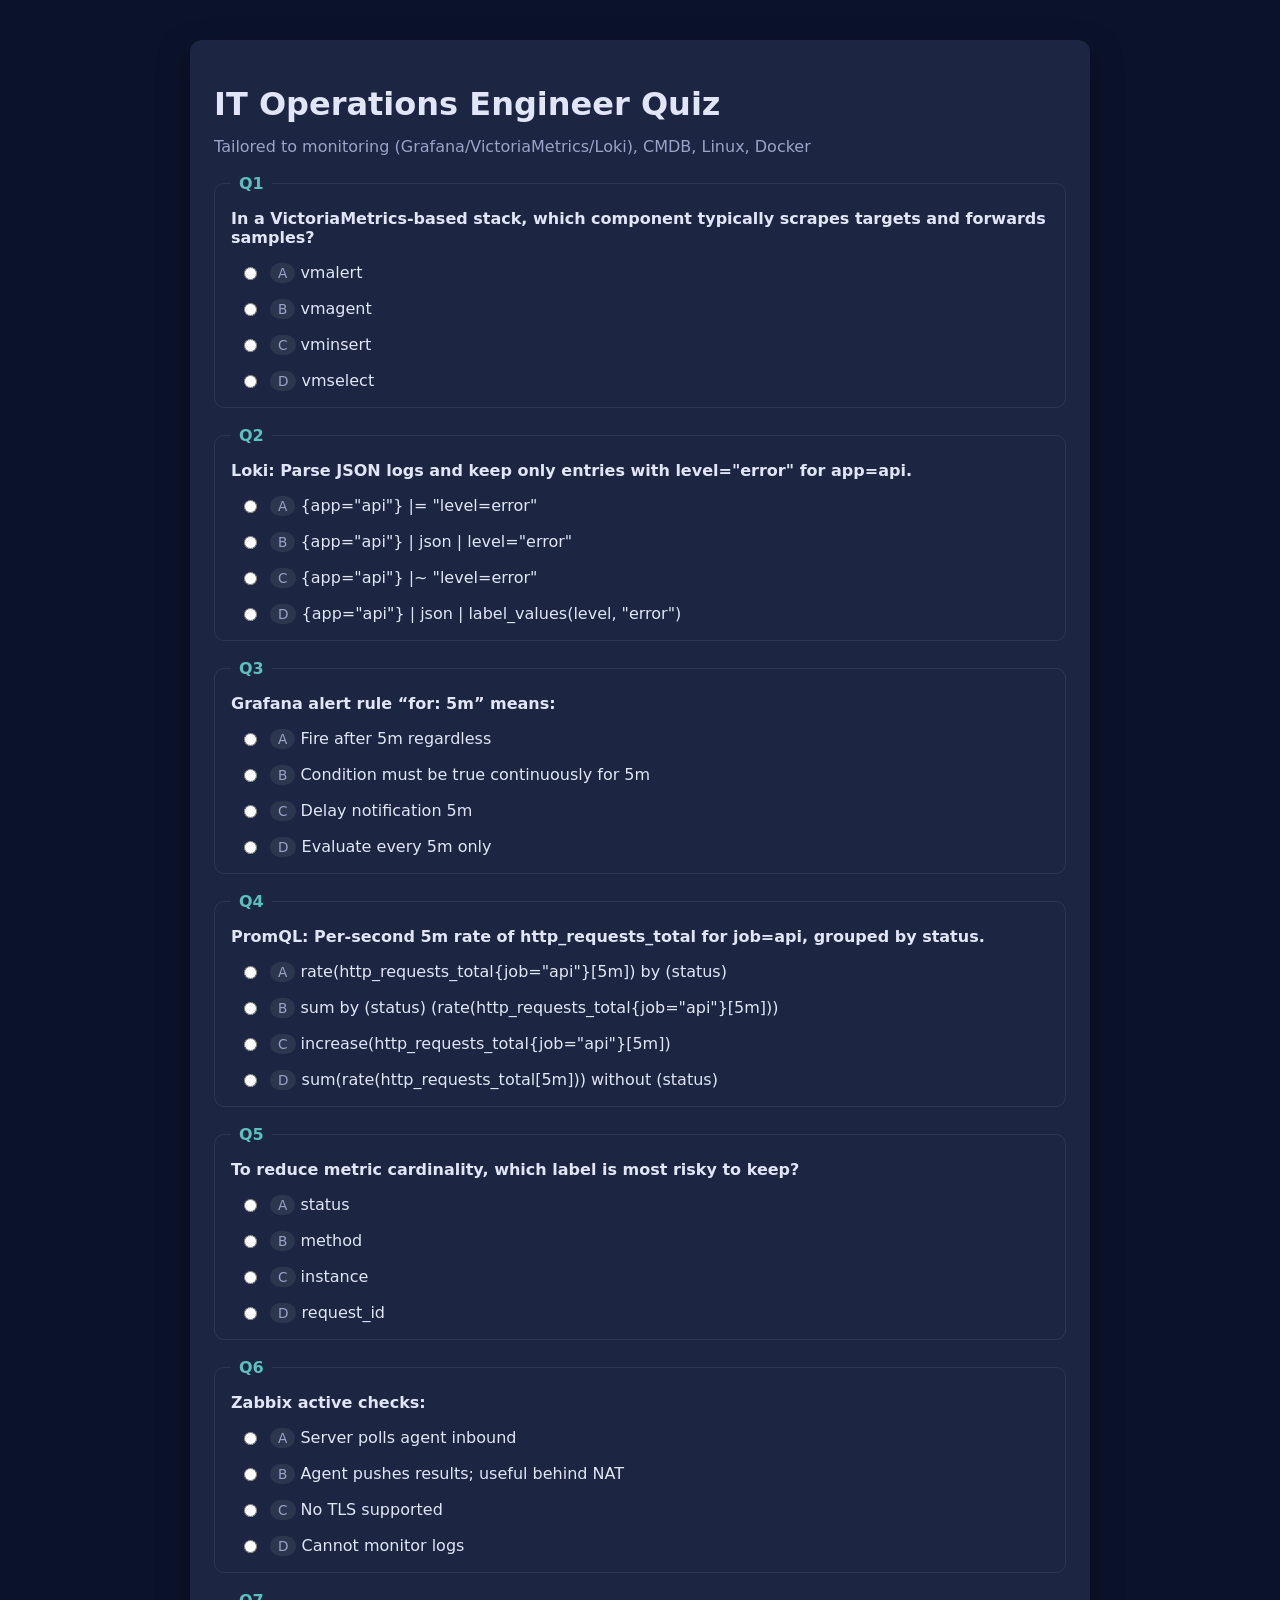
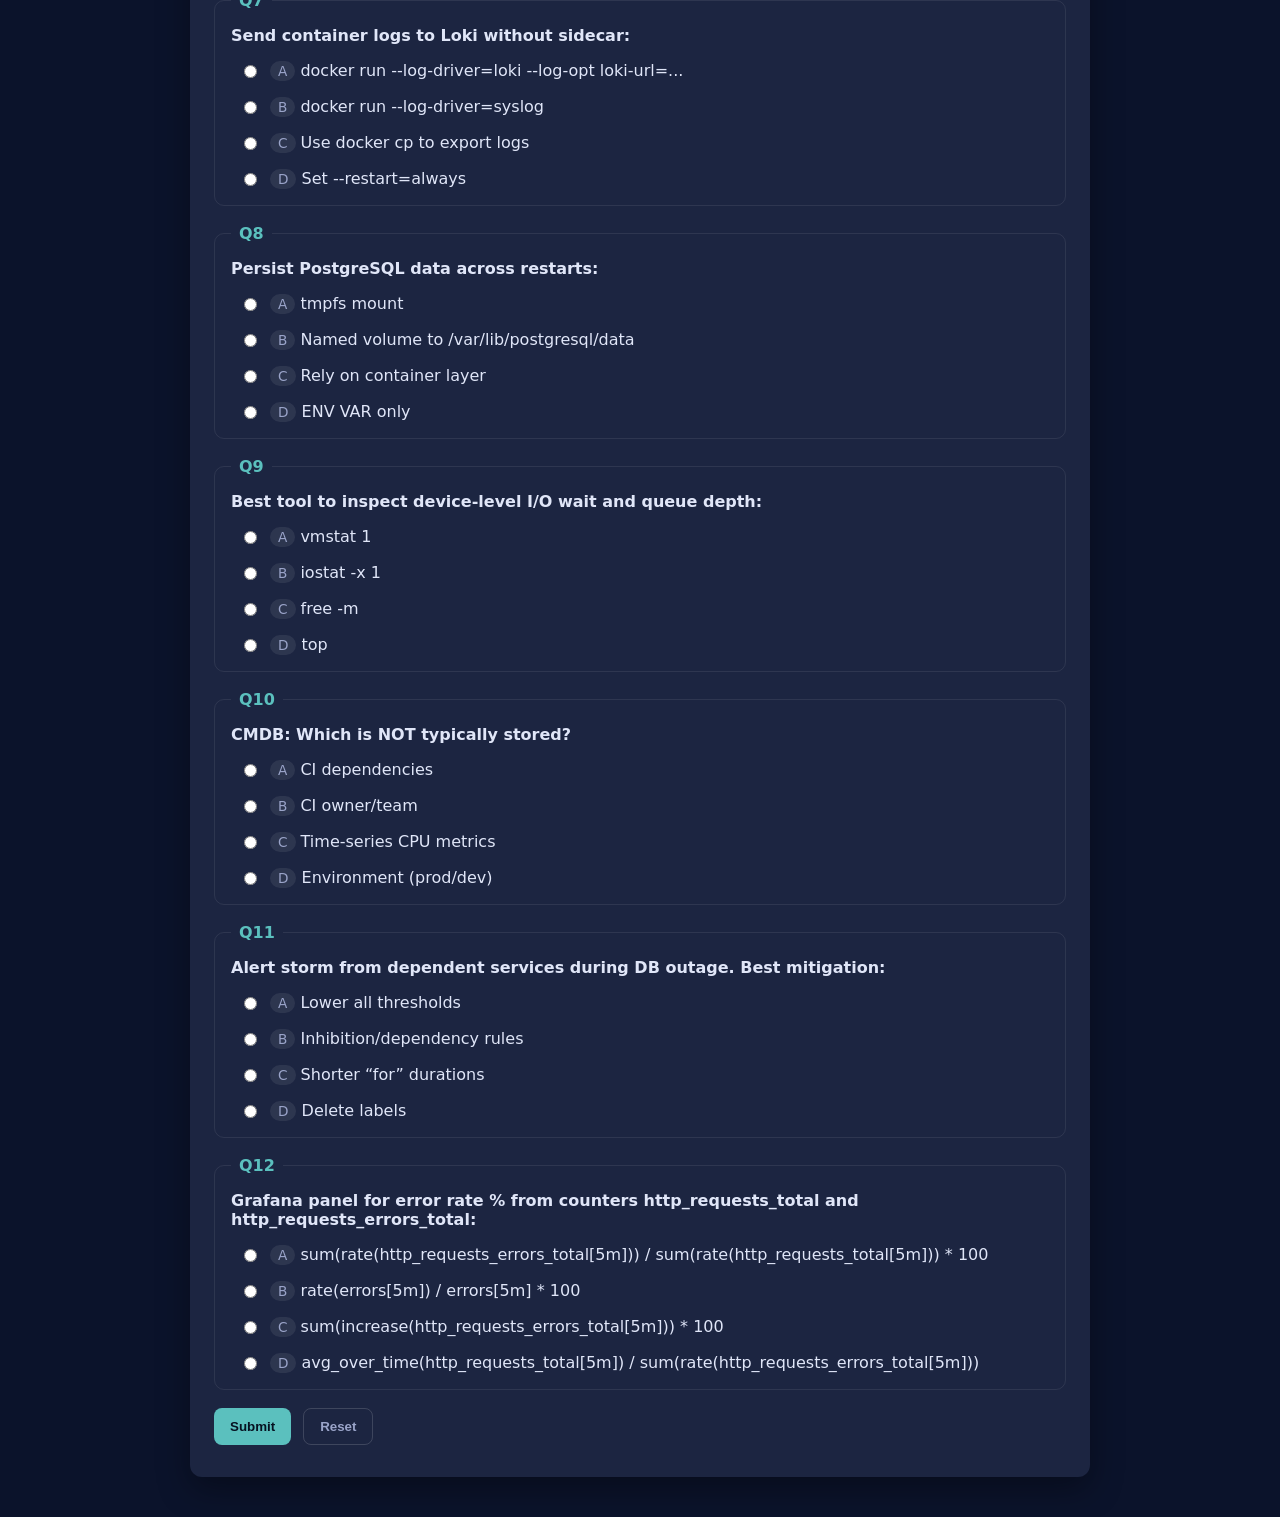
<file: quiz/index.html>
<!doctype html>
<html lang="en">
<head>
  <meta charset="utf-8" />
  <meta name="viewport" content="width=device-width, initial-scale=1" />
  <title>IT Ops Interview Quiz</title>
  <link rel="stylesheet" href="styles.css" />
</head>
<body>
  <main class="container">
    <h1>IT Operations Engineer Quiz</h1>
    <p class="subtitle">Tailored to monitoring (Grafana/VictoriaMetrics/Loki), CMDB, Linux, Docker</p>
    <form id="quiz-form"></form>
    <div class="actions">
      <button id="submit-btn" type="button">Submit</button>
      <button id="reset-btn" type="button" class="secondary">Reset</button>
    </div>
    <section id="results" class="hidden"></section>
    <section id="scenarios" class="hidden">
      <h2>Scenario Practice</h2>
      <ol>
        <li>“/var/log at 90%” at 02:00 on api-prod-01. List first three commands and actions.</li>
        <li>Build a minimal Grafana + VictoriaMetrics + Loki stack. Name components and one alert.</li>
        <li>New app server added. Which CMDB relationships do you record and why?</li>
      </ol>
    </section>
  </main>
  <script src="questions.js"></script>
  <script src="script.js"></script>
</body>
</html>
</file>
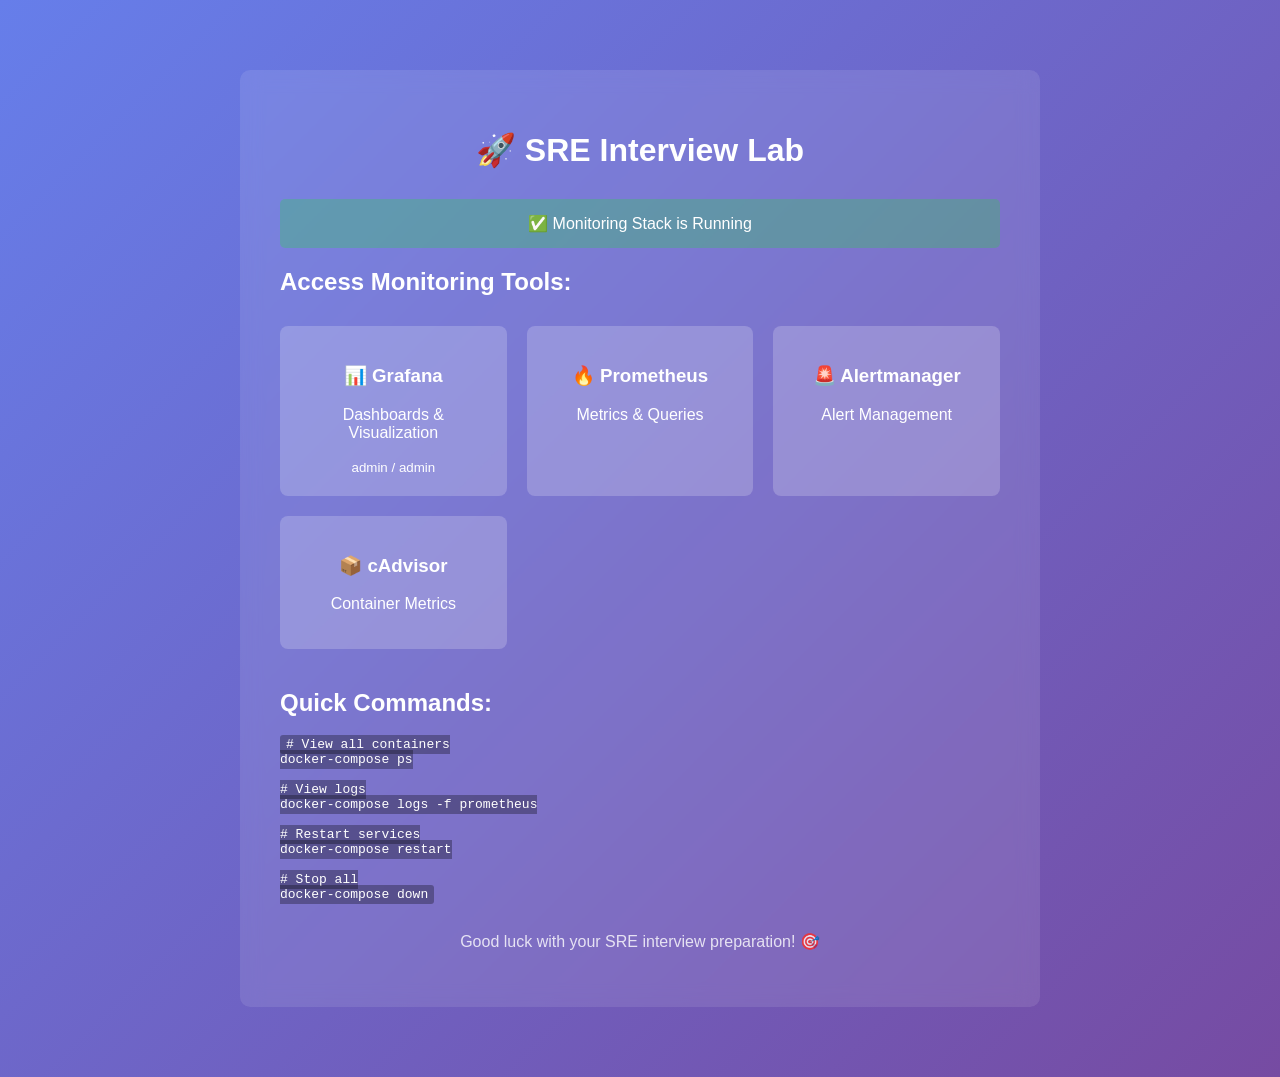
<file: sre-interview-prep/monitoring/sample-app/index.html>
<!DOCTYPE html>
<html lang="en">
<head>
    <meta charset="UTF-8">
    <meta name="viewport" content="width=device-width, initial-scale=1.0">
    <title>SRE Lab - Sample Application</title>
    <style>
        body {
            font-family: 'Segoe UI', Tahoma, Geneva, Verdana, sans-serif;
            max-width: 800px;
            margin: 50px auto;
            padding: 20px;
            background: linear-gradient(135deg, #667eea 0%, #764ba2 100%);
            color: white;
        }
        .container {
            background: rgba(255, 255, 255, 0.1);
            padding: 40px;
            border-radius: 10px;
            backdrop-filter: blur(10px);
        }
        h1 {
            text-align: center;
            margin-bottom: 30px;
        }
        .links {
            display: grid;
            grid-template-columns: repeat(auto-fit, minmax(200px, 1fr));
            gap: 20px;
            margin-top: 30px;
        }
        .link-card {
            background: rgba(255, 255, 255, 0.2);
            padding: 20px;
            border-radius: 8px;
            text-align: center;
            text-decoration: none;
            color: white;
            transition: transform 0.2s;
        }
        .link-card:hover {
            transform: translateY(-5px);
            background: rgba(255, 255, 255, 0.3);
        }
        .status {
            margin-top: 20px;
            padding: 15px;
            background: rgba(0, 255, 0, 0.2);
            border-radius: 5px;
            text-align: center;
        }
        code {
            background: rgba(0, 0, 0, 0.3);
            padding: 2px 6px;
            border-radius: 3px;
        }
    </style>
</head>
<body>
    <div class="container">
        <h1>🚀 SRE Interview Lab</h1>
        <div class="status">
            ✅ Monitoring Stack is Running
        </div>
        
        <h2>Access Monitoring Tools:</h2>
        <div class="links">
            <a href="http://localhost:3000" class="link-card" target="_blank">
                <h3>📊 Grafana</h3>
                <p>Dashboards & Visualization</p>
                <small>admin / admin</small>
            </a>
            
            <a href="http://localhost:9090" class="link-card" target="_blank">
                <h3>🔥 Prometheus</h3>
                <p>Metrics & Queries</p>
            </a>
            
            <a href="http://localhost:9093" class="link-card" target="_blank">
                <h3>🚨 Alertmanager</h3>
                <p>Alert Management</p>
            </a>
            
            <a href="http://localhost:8080" class="link-card" target="_blank">
                <h3>📦 cAdvisor</h3>
                <p>Container Metrics</p>
            </a>
        </div>

        <h2 style="margin-top: 40px;">Quick Commands:</h2>
        <pre><code># View all containers
docker-compose ps

# View logs
docker-compose logs -f prometheus

# Restart services
docker-compose restart

# Stop all
docker-compose down</code></pre>

        <p style="margin-top: 30px; text-align: center; opacity: 0.8;">
            Good luck with your SRE interview preparation! 🎯
        </p>
    </div>
</body>
</html>
</file>
<file: quiz/styles.css>
:root {
  --bg: #0b132b;
  --panel: #1c2541;
  --accent: #5bc0be;
  --text: #e0e6f8;
  --muted: #9aa4c9;
  --danger: #ff6b6b;
  --success: #2ecc71;
}
* { box-sizing: border-box; }
body {
  margin: 0; font-family: system-ui, -apple-system, Segoe UI, Roboto, Ubuntu, Cantarell, Noto Sans, sans-serif;
  background: var(--bg); color: var(--text);
}
.container {
  max-width: 900px; margin: 40px auto; padding: 24px; background: var(--panel); border-radius: 12px; box-shadow: 0 12px 32px rgba(0,0,0,0.35);
}
.subtitle { color: var(--muted); margin-top: -8px; }
fieldset { border: 1px solid rgba(255,255,255,0.08); border-radius: 10px; padding: 16px 16px 8px; margin: 18px 0; }
legend { padding: 0 8px; color: var(--accent); font-weight: 600; }
.question { margin-bottom: 8px; font-weight: 600; }
.option { display: flex; align-items: flex-start; gap: 10px; padding: 8px; border-radius: 8px; cursor: pointer; }
.option input { margin-top: 4px; }
.option:hover { background: rgba(255,255,255,0.05); }
.actions { display: flex; gap: 12px; margin: 16px 0 8px; }
button { background: var(--accent); color: #061221; border: none; padding: 10px 16px; border-radius: 8px; font-weight: 700; cursor: pointer; }
button.secondary { background: transparent; color: var(--muted); border: 1px solid rgba(255,255,255,0.15); }
.hidden { display: none; }
.result-ok { color: var(--success); font-weight: 700; }
.result-bad { color: var(--danger); font-weight: 700; }
.expl { color: var(--muted); margin-top: 6px; }
#results h2 { margin-top: 0; }
.score { font-size: 1.1rem; margin-bottom: 12px; }
.badge { display: inline-block; padding: 2px 8px; border-radius: 999px; background: rgba(255,255,255,0.08); color: var(--muted); font-size: 0.85rem; }
</file>
